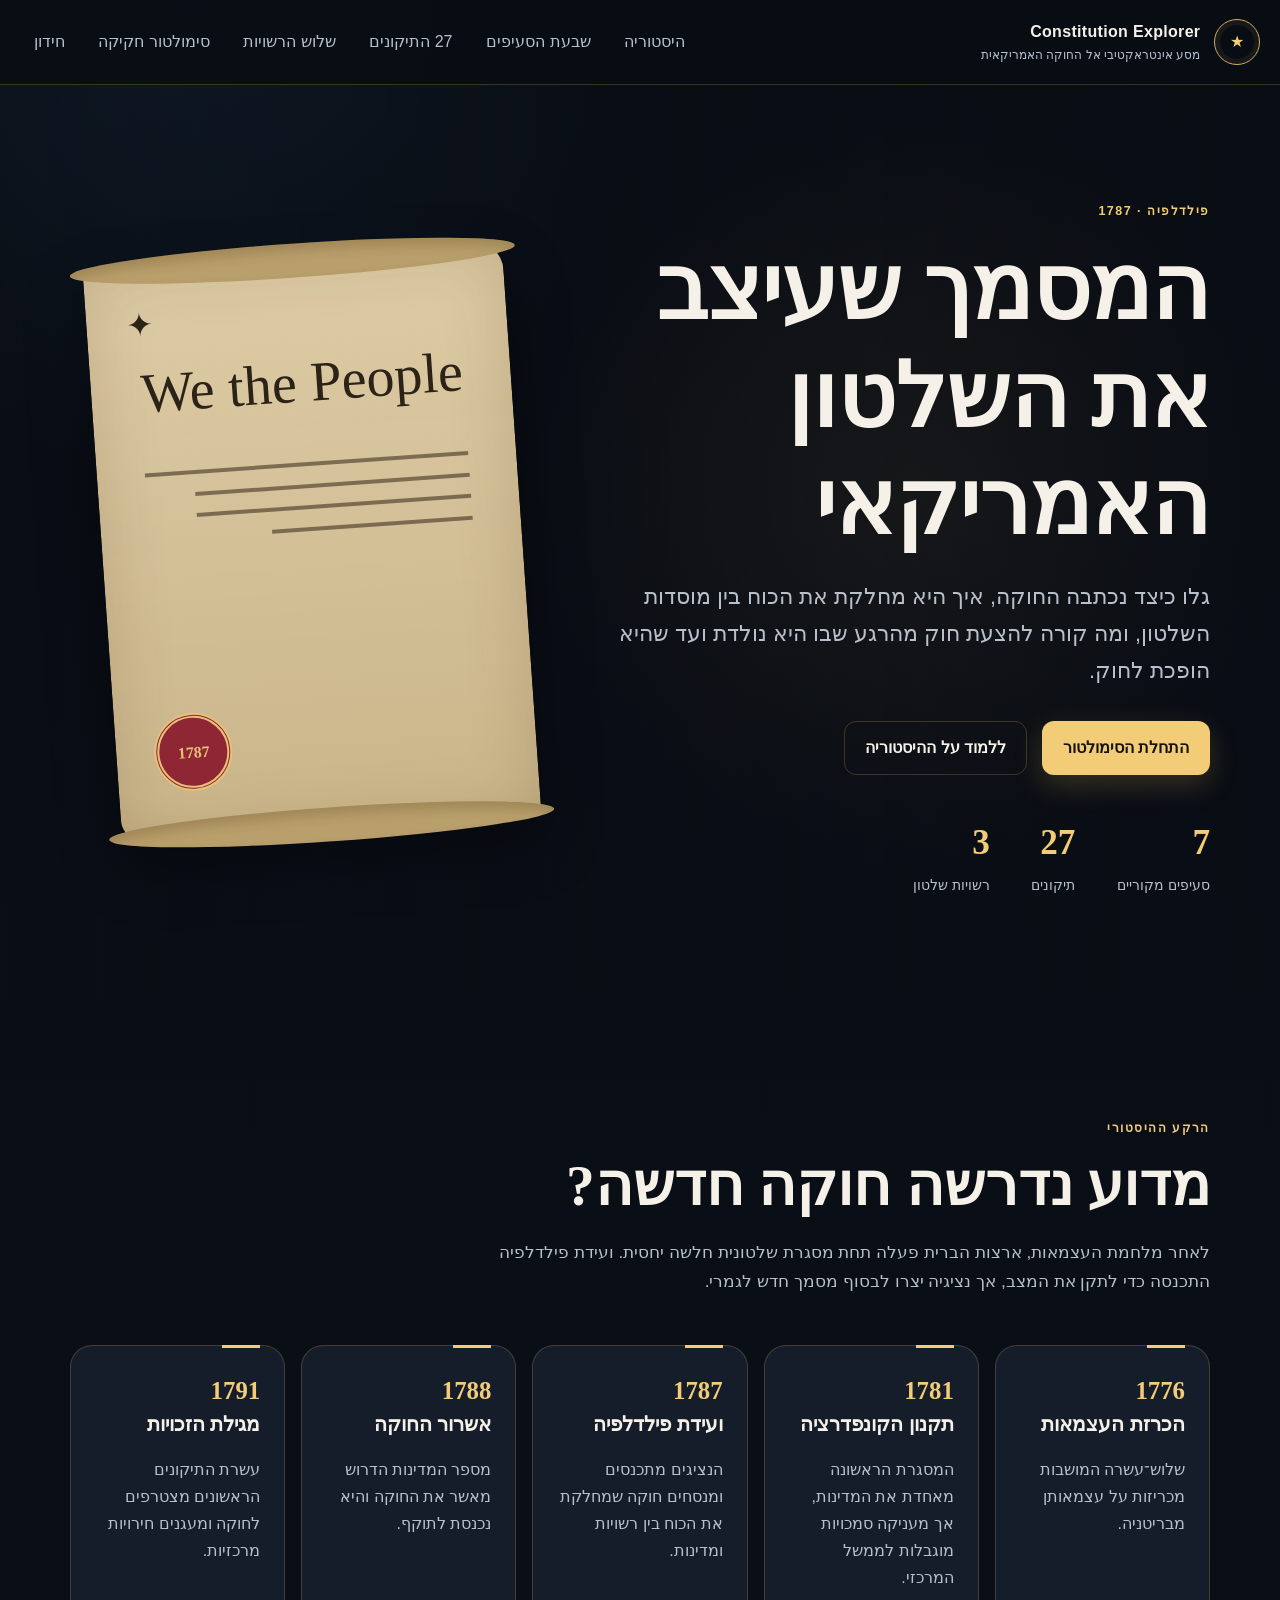
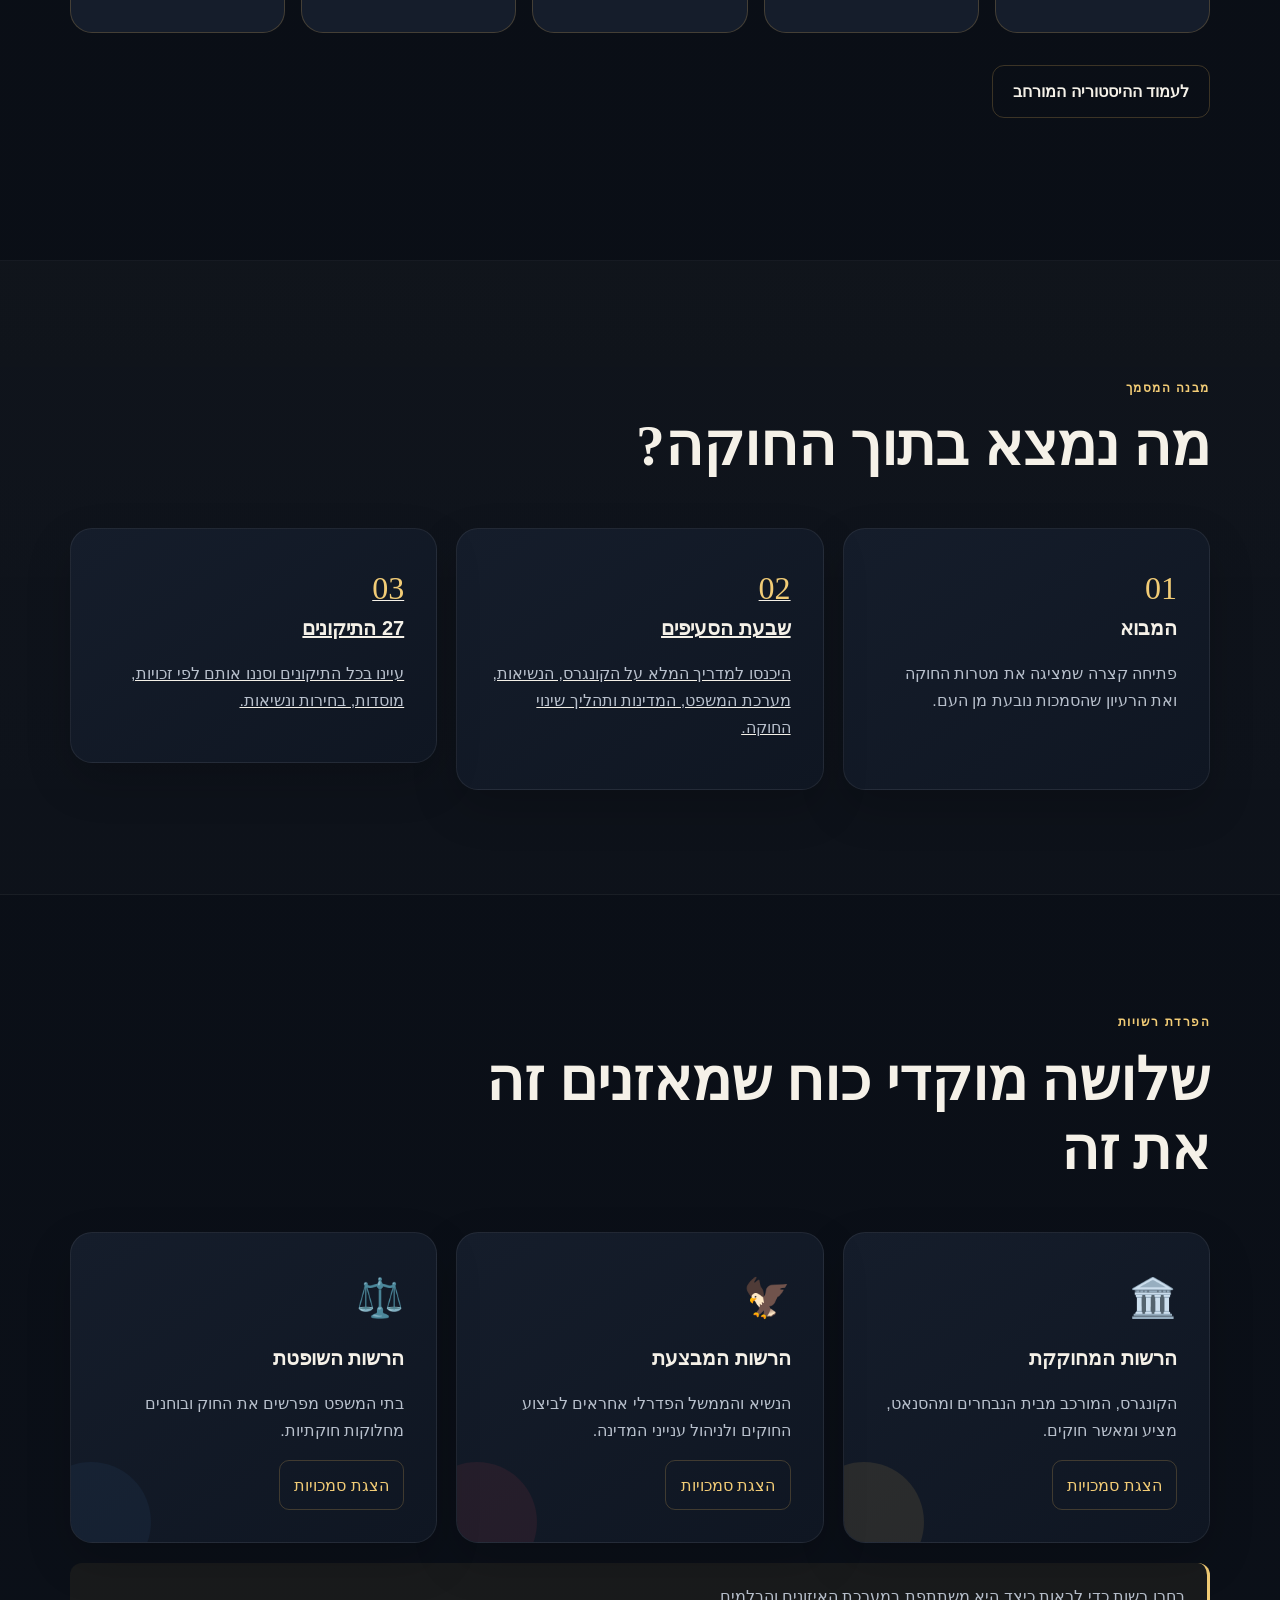
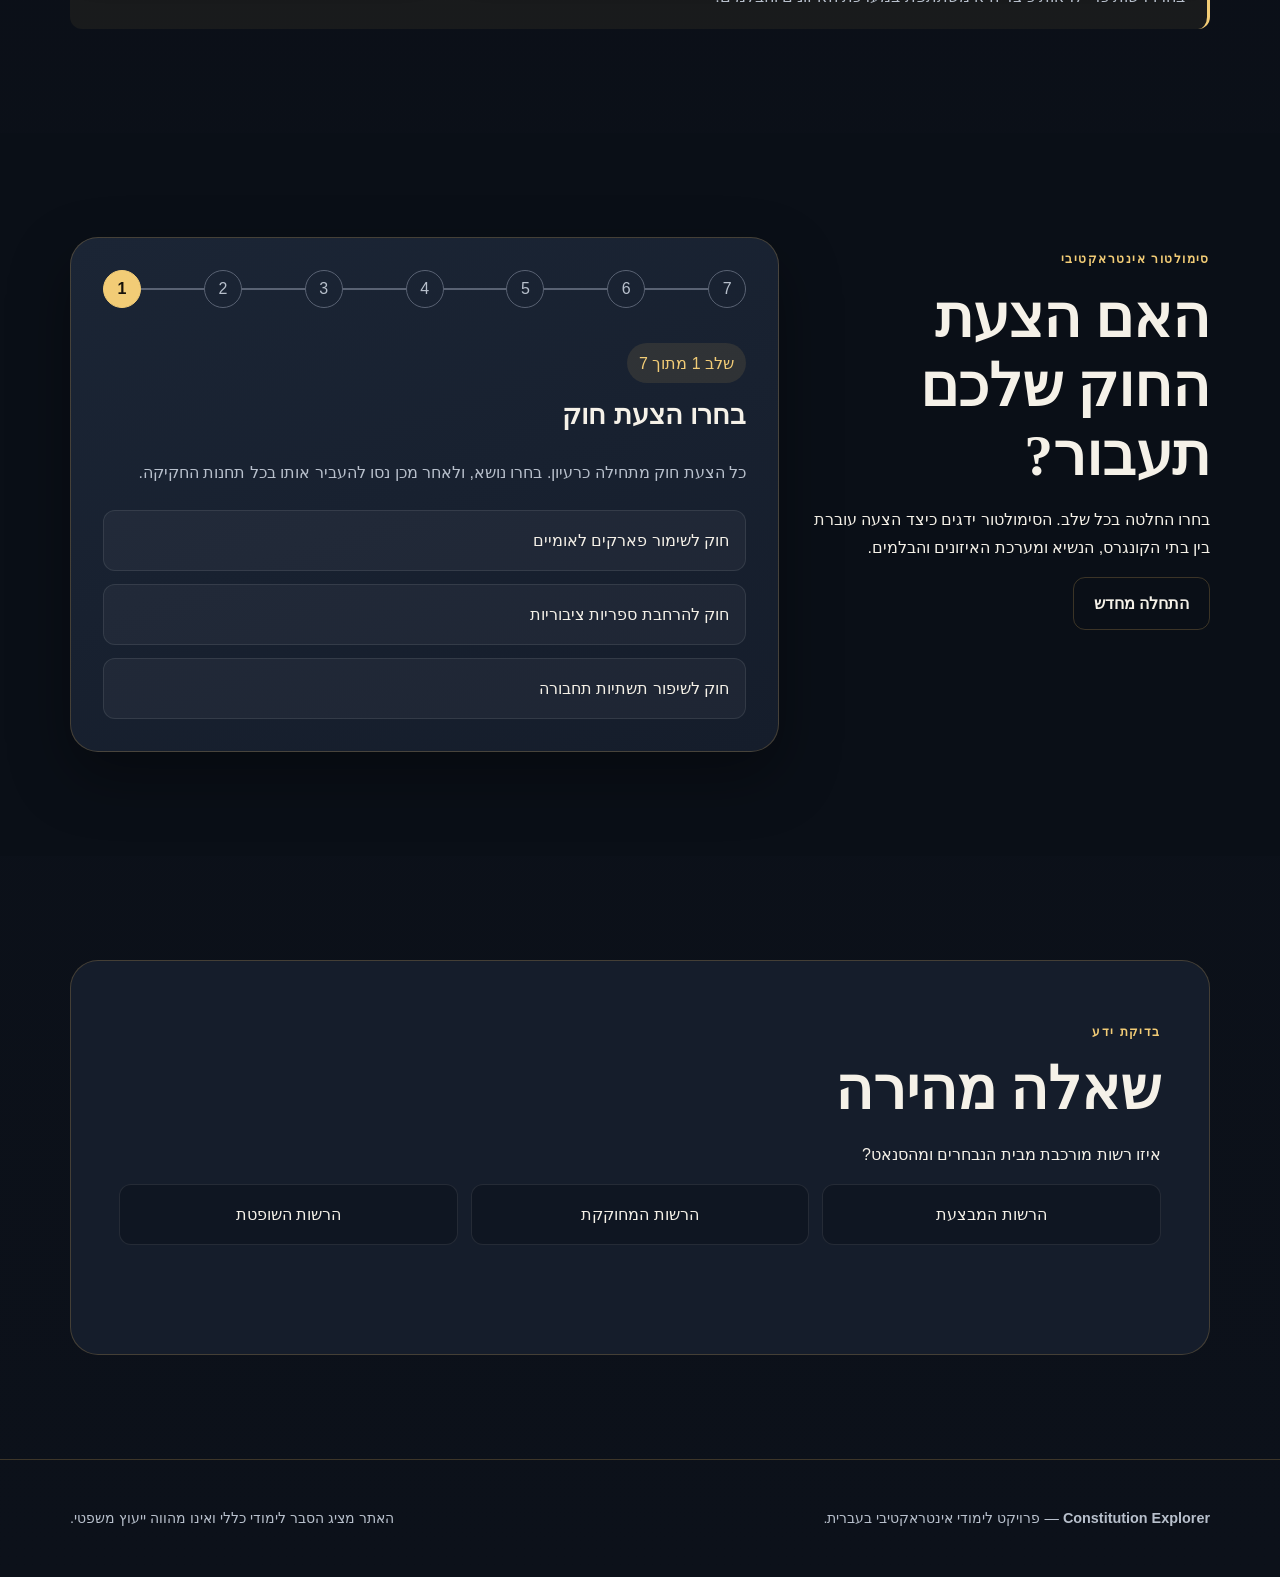
<file: index.html>
<!DOCTYPE html>
<html lang="he" dir="rtl">
<head>
  <meta charset="UTF-8">
  <meta name="viewport" content="width=device-width, initial-scale=1.0">
  <meta name="description" content="אתר לימודי אינטראקטיבי בעברית על החוקה האמריקאית, הרשויות והליך החקיקה.">
  <title>Constitution Explorer | חוקרים את החוקה האמריקאית</title>
  <link rel="stylesheet" href="css/main.css">
  <link rel="stylesheet" href="css/mobile-nav-fix.css">
  <link rel="stylesheet" href="css/content-pages.css">
</head>
<body>
  <a class="skip-link" href="#main-content">דלג לתוכן הראשי</a>
  <header class="site-header"><div class="nav-shell">
    <a class="brand" href="#home" aria-label="Constitution Explorer — עמוד הבית"><span class="brand-seal" aria-hidden="true">★</span><span><strong>Constitution Explorer</strong><small>מסע אינטראקטיבי אל החוקה האמריקאית</small></span></a>
    <button class="menu-toggle" type="button" aria-expanded="false" aria-controls="main-navigation" aria-label="פתיחת תפריט הניווט"><span></span><span></span><span></span></button>
    <nav id="main-navigation" class="main-nav" aria-label="ניווט ראשי"><a href="history.html">היסטוריה</a><a href="articles.html">שבעת הסעיפים</a><a href="amendments.html">27 התיקונים</a><a href="#branches">שלוש הרשויות</a><a href="#simulator">סימולטור חקיקה</a><a href="#quiz">חידון</a></nav>
  </div></header>

  <main id="main-content">
    <section id="home" class="hero section-pad"><div class="hero-glow" aria-hidden="true"></div><div class="container hero-grid">
      <div class="hero-copy"><p class="eyebrow">פילדלפיה · 1787</p><h1>המסמך שעיצב את השלטון האמריקאי</h1><p class="lead">גלו כיצד נכתבה החוקה, איך היא מחלקת את הכוח בין מוסדות השלטון, ומה קורה להצעת חוק מהרגע שבו היא נולדת ועד שהיא הופכת לחוק.</p><div class="hero-actions"><a class="button primary" href="#simulator">התחלת הסימולטור</a><a class="button secondary" href="history.html">ללמוד על ההיסטוריה</a></div><dl class="hero-facts" aria-label="עובדות מרכזיות"><div><dt>7</dt><dd>סעיפים מקוריים</dd></div><div><dt>27</dt><dd>תיקונים</dd></div><div><dt>3</dt><dd>רשויות שלטון</dd></div></dl></div>
      <div class="constitution-visual" role="img" aria-label="איור דקורטיבי של מגילת החוקה האמריקאית"><div class="parchment"><span class="quill" aria-hidden="true">✦</span><p class="script-title">We the People</p><div class="ink-line wide"></div><div class="ink-line"></div><div class="ink-line"></div><div class="ink-line short"></div><div class="seal">1787</div></div></div>
    </div></section>

    <section id="history" class="section-pad"><div class="container"><div class="section-heading"><p class="eyebrow">הרקע ההיסטורי</p><h2>מדוע נדרשה חוקה חדשה?</h2><p>לאחר מלחמת העצמאות, ארצות הברית פעלה תחת מסגרת שלטונית חלשה יחסית. ועידת פילדלפיה התכנסה כדי לתקן את המצב, אך נציגיה יצרו לבסוף מסמך חדש לגמרי.</p></div><div class="timeline" aria-label="ציר זמן היסטורי"><article><time>1776</time><h3>הכרזת העצמאות</h3><p>שלוש־עשרה המושבות מכריזות על עצמאותן מבריטניה.</p></article><article><time>1781</time><h3>תקנון הקונפדרציה</h3><p>המסגרת הראשונה מאחדת את המדינות, אך מעניקה סמכויות מוגבלות לממשל המרכזי.</p></article><article><time>1787</time><h3>ועידת פילדלפיה</h3><p>הנציגים מתכנסים ומנסחים חוקה שמחלקת את הכוח בין רשויות ומדינות.</p></article><article><time>1788</time><h3>אשרור החוקה</h3><p>מספר המדינות הדרוש מאשר את החוקה והיא נכנסת לתוקף.</p></article><article><time>1791</time><h3>מגילת הזכויות</h3><p>עשרת התיקונים הראשונים מצטרפים לחוקה ומעגנים חירויות מרכזיות.</p></article></div><div class="hero-actions"><a class="button secondary" href="history.html">לעמוד ההיסטוריה המורחב</a></div></div></section>

    <section id="structure" class="section-pad panel-section"><div class="container"><div class="section-heading"><p class="eyebrow">מבנה המסמך</p><h2>מה נמצא בתוך החוקה?</h2></div><div class="cards-grid structure-grid"><article class="info-card"><span>01</span><h3>המבוא</h3><p>פתיחה קצרה שמציגה את מטרות החוקה ואת הרעיון שהסמכות נובעת מן העם.</p></article><a class="home-card-link" href="articles.html"><article class="info-card"><span>02</span><h3>שבעת הסעיפים</h3><p>היכנסו למדריך המלא על הקונגרס, הנשיאות, מערכת המשפט, המדינות ותהליך שינוי החוקה.</p></article></a><a class="home-card-link" href="amendments.html"><article class="info-card"><span>03</span><h3>27 התיקונים</h3><p>עיינו בכל התיקונים וסננו אותם לפי זכויות, מוסדות, בחירות ונשיאות.</p></article></a></div></div></section>

    <section id="branches" class="section-pad"><div class="container"><div class="section-heading"><p class="eyebrow">הפרדת רשויות</p><h2>שלושה מוקדי כוח שמאזנים זה את זה</h2></div><div class="cards-grid branches-grid"><article class="branch-card congress"><div class="icon" aria-hidden="true">🏛️</div><h3>הרשות המחוקקת</h3><p>הקונגרס, המורכב מבית הנבחרים ומהסנאט, מציע ומאשר חוקים.</p><button class="detail-button" data-detail="congress">הצגת סמכויות</button></article><article class="branch-card executive"><div class="icon" aria-hidden="true">🦅</div><h3>הרשות המבצעת</h3><p>הנשיא והממשל הפדרלי אחראים לביצוע החוקים ולניהול ענייני המדינה.</p><button class="detail-button" data-detail="executive">הצגת סמכויות</button></article><article class="branch-card judiciary"><div class="icon" aria-hidden="true">⚖️</div><h3>הרשות השופטת</h3><p>בתי המשפט מפרשים את החוק ובוחנים מחלוקות חוקתיות.</p><button class="detail-button" data-detail="judiciary">הצגת סמכויות</button></article></div><div id="branch-detail" class="branch-detail" aria-live="polite">בחרו רשות כדי לראות כיצד היא משתתפת במערכת האיזונים והבלמים.</div></div></section>

    <section id="simulator" class="section-pad simulator-section"><div class="container simulator-layout"><div class="section-heading simulator-intro"><p class="eyebrow">סימולטור אינטראקטיבי</p><h2>האם הצעת החוק שלכם תעבור?</h2><p>בחרו החלטה בכל שלב. הסימולטור ידגים כיצד הצעה עוברת בין בתי הקונגרס, הנשיא ומערכת האיזונים והבלמים.</p><button id="restart-simulator" class="button secondary compact" type="button">התחלה מחדש</button></div><div class="simulator-card"><div class="progress-track" aria-label="התקדמות בסימולטור"><span class="progress-step active">1</span><span class="progress-line"></span><span class="progress-step">2</span><span class="progress-line"></span><span class="progress-step">3</span><span class="progress-line"></span><span class="progress-step">4</span></div><div id="simulation-content" class="simulation-content" aria-live="polite"></div></div></div></section>

    <section id="quiz" class="section-pad"><div class="container quiz-box"><div><p class="eyebrow">בדיקת ידע</p><h2>שאלה מהירה</h2><p id="quiz-question">איזו רשות מורכבת מבית הנבחרים ומהסנאט?</p></div><div class="quiz-options"><button data-answer="wrong">הרשות המבצעת</button><button data-answer="correct">הרשות המחוקקת</button><button data-answer="wrong">הרשות השופטת</button></div><p id="quiz-feedback" class="quiz-feedback" aria-live="polite"></p></div></section>
  </main>
  <footer class="site-footer"><div class="container footer-inner"><p><strong>Constitution Explorer</strong> — פרויקט לימודי אינטראקטיבי בעברית.</p><p>האתר מציג הסבר לימודי כללי ואינו מהווה ייעוץ משפטי.</p></div></footer>
  <script src="js/main.js"></script>
</body>
</html>
</file>
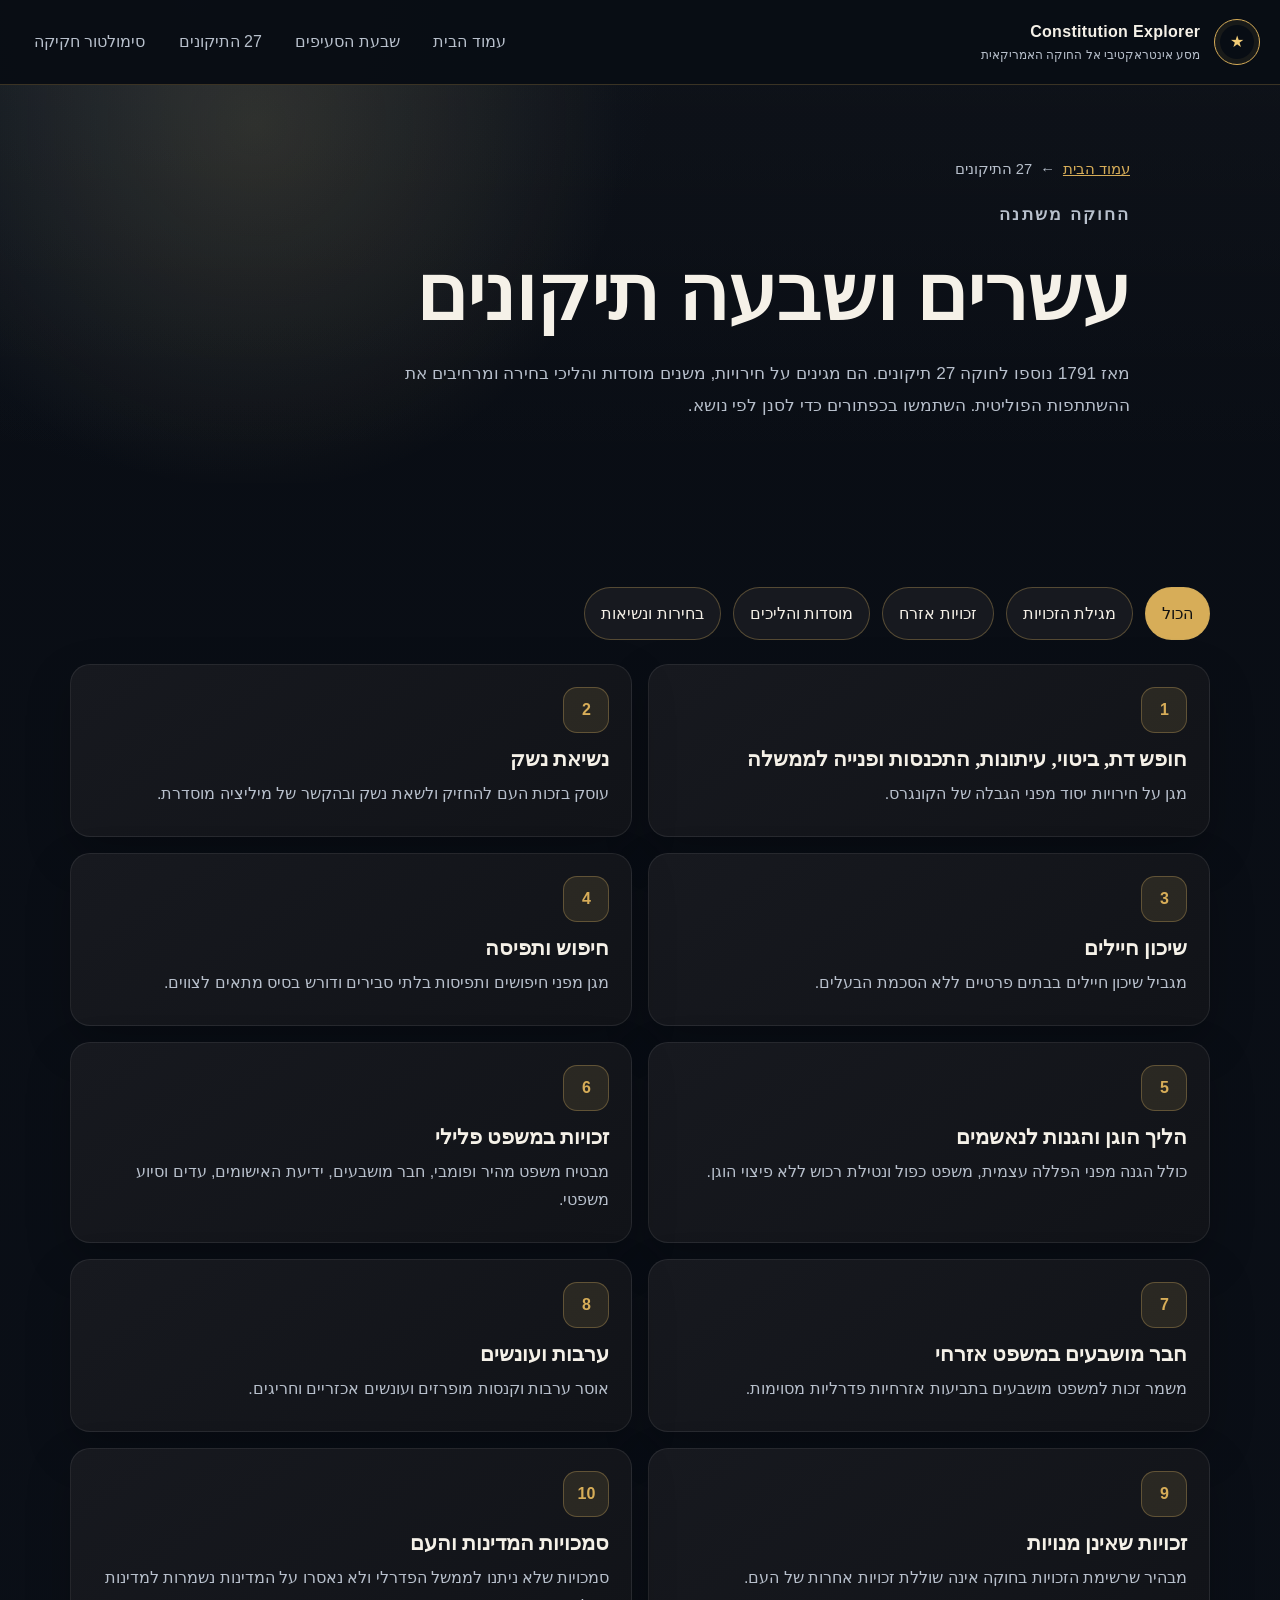
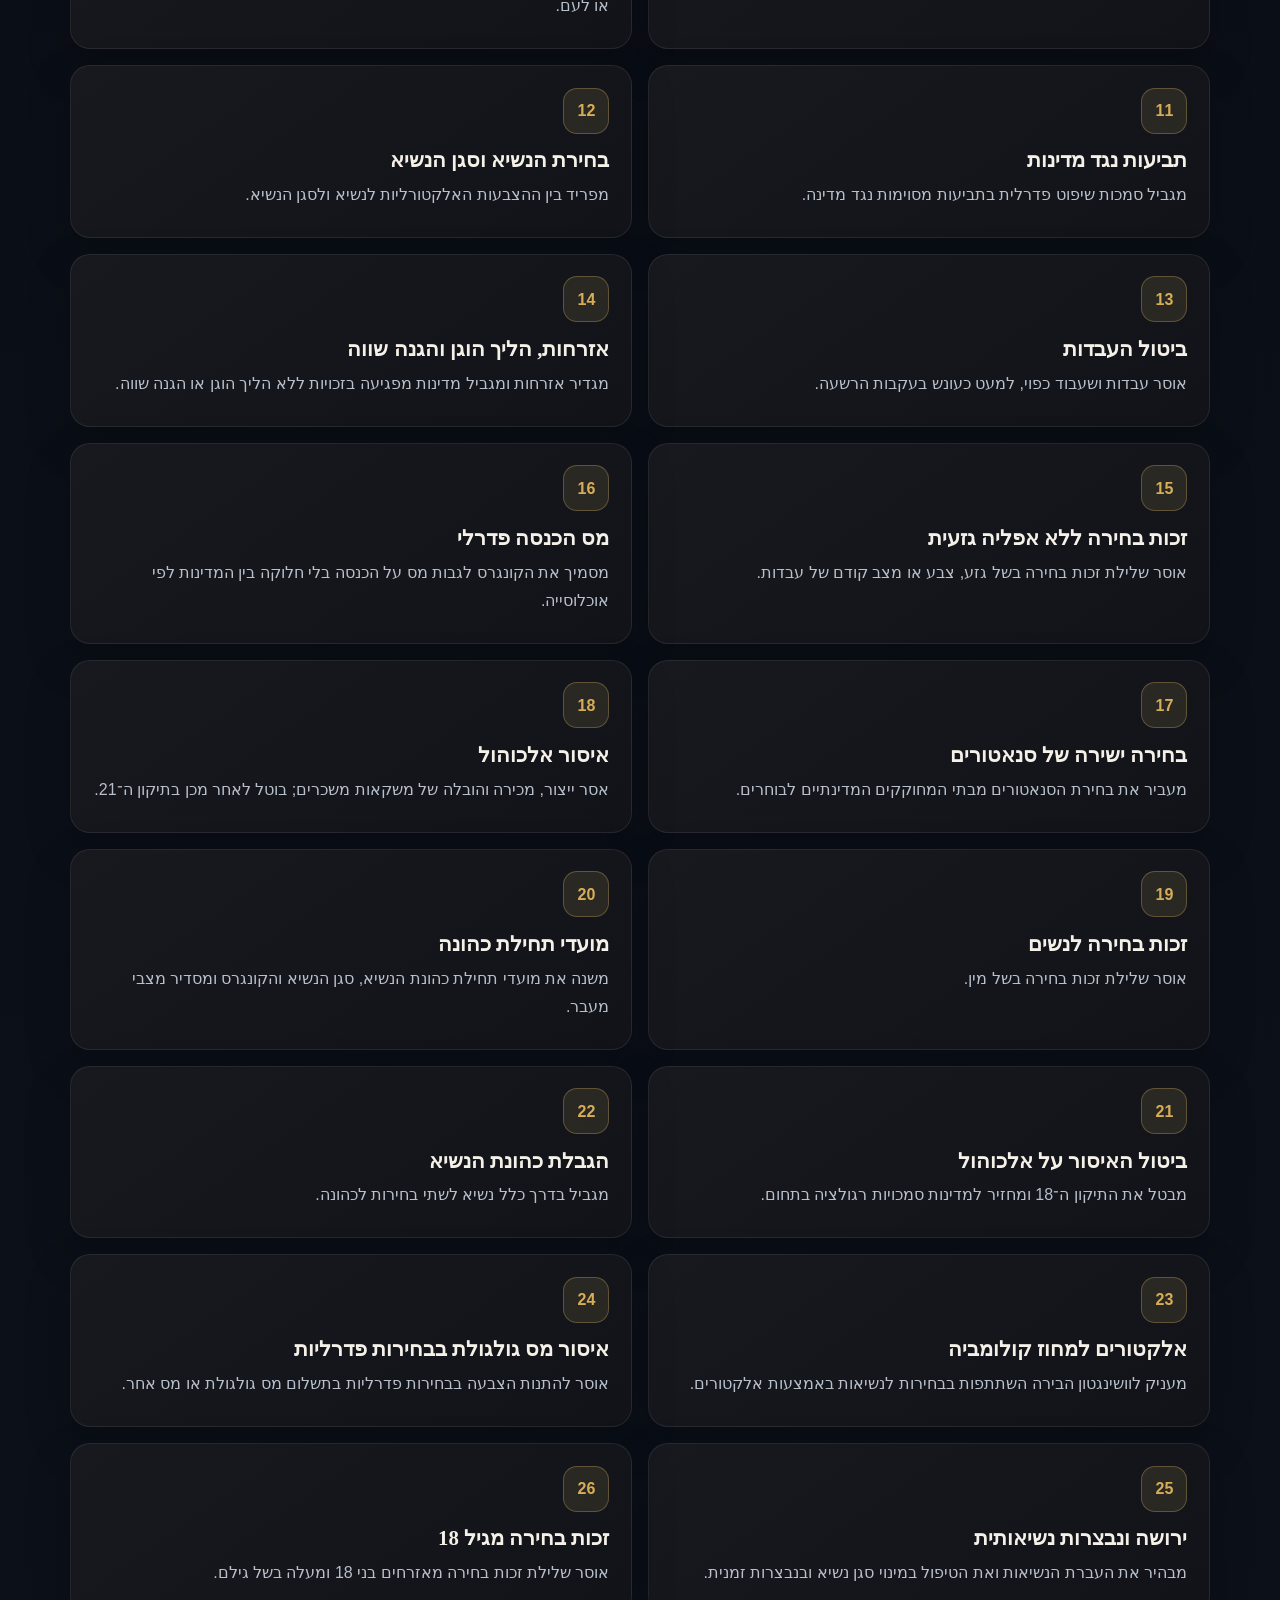
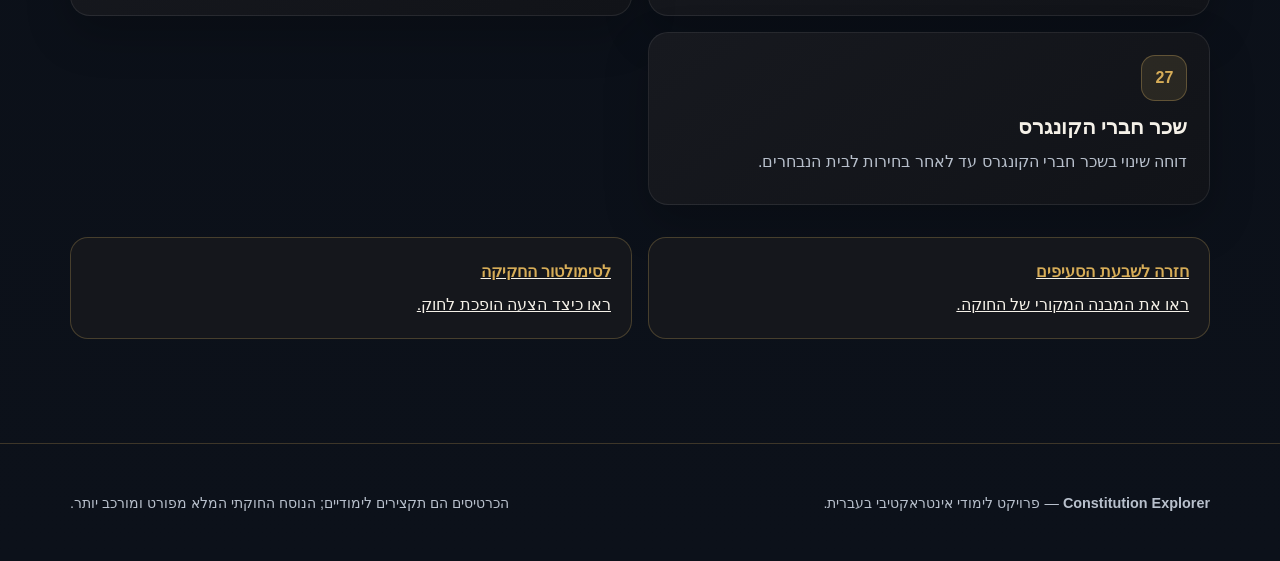
<file: amendments.html>
<!DOCTYPE html>
<html lang="he" dir="rtl">
<head>
<meta charset="UTF-8"><meta name="viewport" content="width=device-width,initial-scale=1.0"><meta name="description" content="מדריך בעברית לכל 27 התיקונים לחוקה האמריקאית.">
<title>27 התיקונים | Constitution Explorer</title>
<link rel="stylesheet" href="css/main.css"><link rel="stylesheet" href="css/mobile-nav-fix.css"><link rel="stylesheet" href="css/content-pages.css">
</head>
<body>
<a class="skip-link" href="#main-content">דלג לתוכן הראשי</a>
<header class="site-header"><div class="nav-shell"><a class="brand" href="index.html"><span class="brand-seal">★</span><span><strong>Constitution Explorer</strong><small>מסע אינטראקטיבי אל החוקה האמריקאית</small></span></a><button class="menu-toggle" type="button" aria-expanded="false" aria-controls="main-navigation" aria-label="פתיחת תפריט הניווט"><span></span><span></span><span></span></button><nav id="main-navigation" class="main-nav" aria-label="ניווט ראשי"><a href="index.html">עמוד הבית</a><a href="articles.html">שבעת הסעיפים</a><a href="amendments.html" aria-current="page">27 התיקונים</a><a href="index.html#simulator">סימולטור חקיקה</a></nav></div></header>
<main id="main-content">
<section class="page-hero"><div class="container"><div class="breadcrumb"><a href="index.html">עמוד הבית</a><span>←</span><span>27 התיקונים</span></div><p class="eyebrow">החוקה משתנה</p><h1>עשרים ושבעה תיקונים</h1><p>מאז 1791 נוספו לחוקה 27 תיקונים. הם מגינים על חירויות, משנים מוסדות והליכי בחירה ומרחיבים את ההשתתפות הפוליטית. השתמשו בכפתורים כדי לסנן לפי נושא.</p></div></section>
<section class="section-pad"><div class="container">
<div class="content-toolbar" role="group" aria-label="סינון תיקונים"><button class="filter-button active" data-filter="all" aria-pressed="true">הכול</button><button class="filter-button" data-filter="rights" aria-pressed="false">מגילת הזכויות</button><button class="filter-button" data-filter="civil" aria-pressed="false">זכויות אזרח</button><button class="filter-button" data-filter="institutions" aria-pressed="false">מוסדות והליכים</button><button class="filter-button" data-filter="elections" aria-pressed="false">בחירות ונשיאות</button></div>
<div class="amendments-grid">
<article class="amendment-card" data-category="rights"><span class="amendment-number">1</span><h2>חופש דת, ביטוי, עיתונות, התכנסות ופנייה לממשלה</h2><p>מגן על חירויות יסוד מפני הגבלה של הקונגרס.</p></article>
<article class="amendment-card" data-category="rights"><span class="amendment-number">2</span><h2>נשיאת נשק</h2><p>עוסק בזכות העם להחזיק ולשאת נשק ובהקשר של מיליציה מוסדרת.</p></article>
<article class="amendment-card" data-category="rights"><span class="amendment-number">3</span><h2>שיכון חיילים</h2><p>מגביל שיכון חיילים בבתים פרטיים ללא הסכמת הבעלים.</p></article>
<article class="amendment-card" data-category="rights"><span class="amendment-number">4</span><h2>חיפוש ותפיסה</h2><p>מגן מפני חיפושים ותפיסות בלתי סבירים ודורש בסיס מתאים לצווים.</p></article>
<article class="amendment-card" data-category="rights"><span class="amendment-number">5</span><h2>הליך הוגן והגנות לנאשמים</h2><p>כולל הגנה מפני הפללה עצמית, משפט כפול ונטילת רכוש ללא פיצוי הוגן.</p></article>
<article class="amendment-card" data-category="rights"><span class="amendment-number">6</span><h2>זכויות במשפט פלילי</h2><p>מבטיח משפט מהיר ופומבי, חבר מושבעים, ידיעת האישומים, עדים וסיוע משפטי.</p></article>
<article class="amendment-card" data-category="rights"><span class="amendment-number">7</span><h2>חבר מושבעים במשפט אזרחי</h2><p>משמר זכות למשפט מושבעים בתביעות אזרחיות פדרליות מסוימות.</p></article>
<article class="amendment-card" data-category="rights"><span class="amendment-number">8</span><h2>ערבות ועונשים</h2><p>אוסר ערבות וקנסות מופרזים ועונשים אכזריים וחריגים.</p></article>
<article class="amendment-card" data-category="rights"><span class="amendment-number">9</span><h2>זכויות שאינן מנויות</h2><p>מבהיר שרשימת הזכויות בחוקה אינה שוללת זכויות אחרות של העם.</p></article>
<article class="amendment-card" data-category="rights"><span class="amendment-number">10</span><h2>סמכויות המדינות והעם</h2><p>סמכויות שלא ניתנו לממשל הפדרלי ולא נאסרו על המדינות נשמרות למדינות או לעם.</p></article>
<article class="amendment-card" data-category="institutions"><span class="amendment-number">11</span><h2>תביעות נגד מדינות</h2><p>מגביל סמכות שיפוט פדרלית בתביעות מסוימות נגד מדינה.</p></article>
<article class="amendment-card" data-category="elections"><span class="amendment-number">12</span><h2>בחירת הנשיא וסגן הנשיא</h2><p>מפריד בין ההצבעות האלקטורליות לנשיא ולסגן הנשיא.</p></article>
<article class="amendment-card" data-category="civil"><span class="amendment-number">13</span><h2>ביטול העבדות</h2><p>אוסר עבדות ושעבוד כפוי, למעט כעונש בעקבות הרשעה.</p></article>
<article class="amendment-card" data-category="civil"><span class="amendment-number">14</span><h2>אזרחות, הליך הוגן והגנה שווה</h2><p>מגדיר אזרחות ומגביל מדינות מפגיעה בזכויות ללא הליך הוגן או הגנה שווה.</p></article>
<article class="amendment-card" data-category="civil"><span class="amendment-number">15</span><h2>זכות בחירה ללא אפליה גזעית</h2><p>אוסר שלילת זכות בחירה בשל גזע, צבע או מצב קודם של עבדות.</p></article>
<article class="amendment-card" data-category="institutions"><span class="amendment-number">16</span><h2>מס הכנסה פדרלי</h2><p>מסמיך את הקונגרס לגבות מס על הכנסה בלי חלוקה בין המדינות לפי אוכלוסייה.</p></article>
<article class="amendment-card" data-category="elections"><span class="amendment-number">17</span><h2>בחירה ישירה של סנאטורים</h2><p>מעביר את בחירת הסנאטורים מבתי המחוקקים המדינתיים לבוחרים.</p></article>
<article class="amendment-card" data-category="institutions"><span class="amendment-number">18</span><h2>איסור אלכוהול</h2><p>אסר ייצור, מכירה והובלה של משקאות משכרים; בוטל לאחר מכן בתיקון ה־21.</p></article>
<article class="amendment-card" data-category="civil"><span class="amendment-number">19</span><h2>זכות בחירה לנשים</h2><p>אוסר שלילת זכות בחירה בשל מין.</p></article>
<article class="amendment-card" data-category="elections"><span class="amendment-number">20</span><h2>מועדי תחילת כהונה</h2><p>משנה את מועדי תחילת כהונת הנשיא, סגן הנשיא והקונגרס ומסדיר מצבי מעבר.</p></article>
<article class="amendment-card" data-category="institutions"><span class="amendment-number">21</span><h2>ביטול האיסור על אלכוהול</h2><p>מבטל את התיקון ה־18 ומחזיר למדינות סמכויות רגולציה בתחום.</p></article>
<article class="amendment-card" data-category="elections"><span class="amendment-number">22</span><h2>הגבלת כהונת הנשיא</h2><p>מגביל בדרך כלל נשיא לשתי בחירות לכהונה.</p></article>
<article class="amendment-card" data-category="elections"><span class="amendment-number">23</span><h2>אלקטורים למחוז קולומביה</h2><p>מעניק לוושינגטון הבירה השתתפות בבחירות לנשיאות באמצעות אלקטורים.</p></article>
<article class="amendment-card" data-category="civil"><span class="amendment-number">24</span><h2>איסור מס גולגולת בבחירות פדרליות</h2><p>אוסר להתנות הצבעה בבחירות פדרליות בתשלום מס גולגולת או מס אחר.</p></article>
<article class="amendment-card" data-category="elections"><span class="amendment-number">25</span><h2>ירושה ונבצרות נשיאותית</h2><p>מבהיר את העברת הנשיאות ואת הטיפול במינוי סגן נשיא ובנבצרות זמנית.</p></article>
<article class="amendment-card" data-category="civil"><span class="amendment-number">26</span><h2>זכות בחירה מגיל 18</h2><p>אוסר שלילת זכות בחירה מאזרחים בני 18 ומעלה בשל גילם.</p></article>
<article class="amendment-card" data-category="institutions"><span class="amendment-number">27</span><h2>שכר חברי הקונגרס</h2><p>דוחה שינוי בשכר חברי הקונגרס עד לאחר בחירות לבית הנבחרים.</p></article>
</div><p id="empty-state" class="empty-state">לא נמצאו תיקונים בקטגוריה שנבחרה.</p>
<div class="page-links"><a class="page-link" href="articles.html"><strong>חזרה לשבעת הסעיפים</strong><span>ראו את המבנה המקורי של החוקה.</span></a><a class="page-link" href="index.html#simulator"><strong>לסימולטור החקיקה</strong><span>ראו כיצד הצעה הופכת לחוק.</span></a></div>
</div></section></main>
<footer class="site-footer"><div class="container footer-inner"><p><strong>Constitution Explorer</strong> — פרויקט לימודי אינטראקטיבי בעברית.</p><p>הכרטיסים הם תקצירים לימודיים; הנוסח החוקתי המלא מפורט ומורכב יותר.</p></div></footer>
<script src="js/main.js"></script><script src="js/amendments.js"></script>
</body></html>
</file>
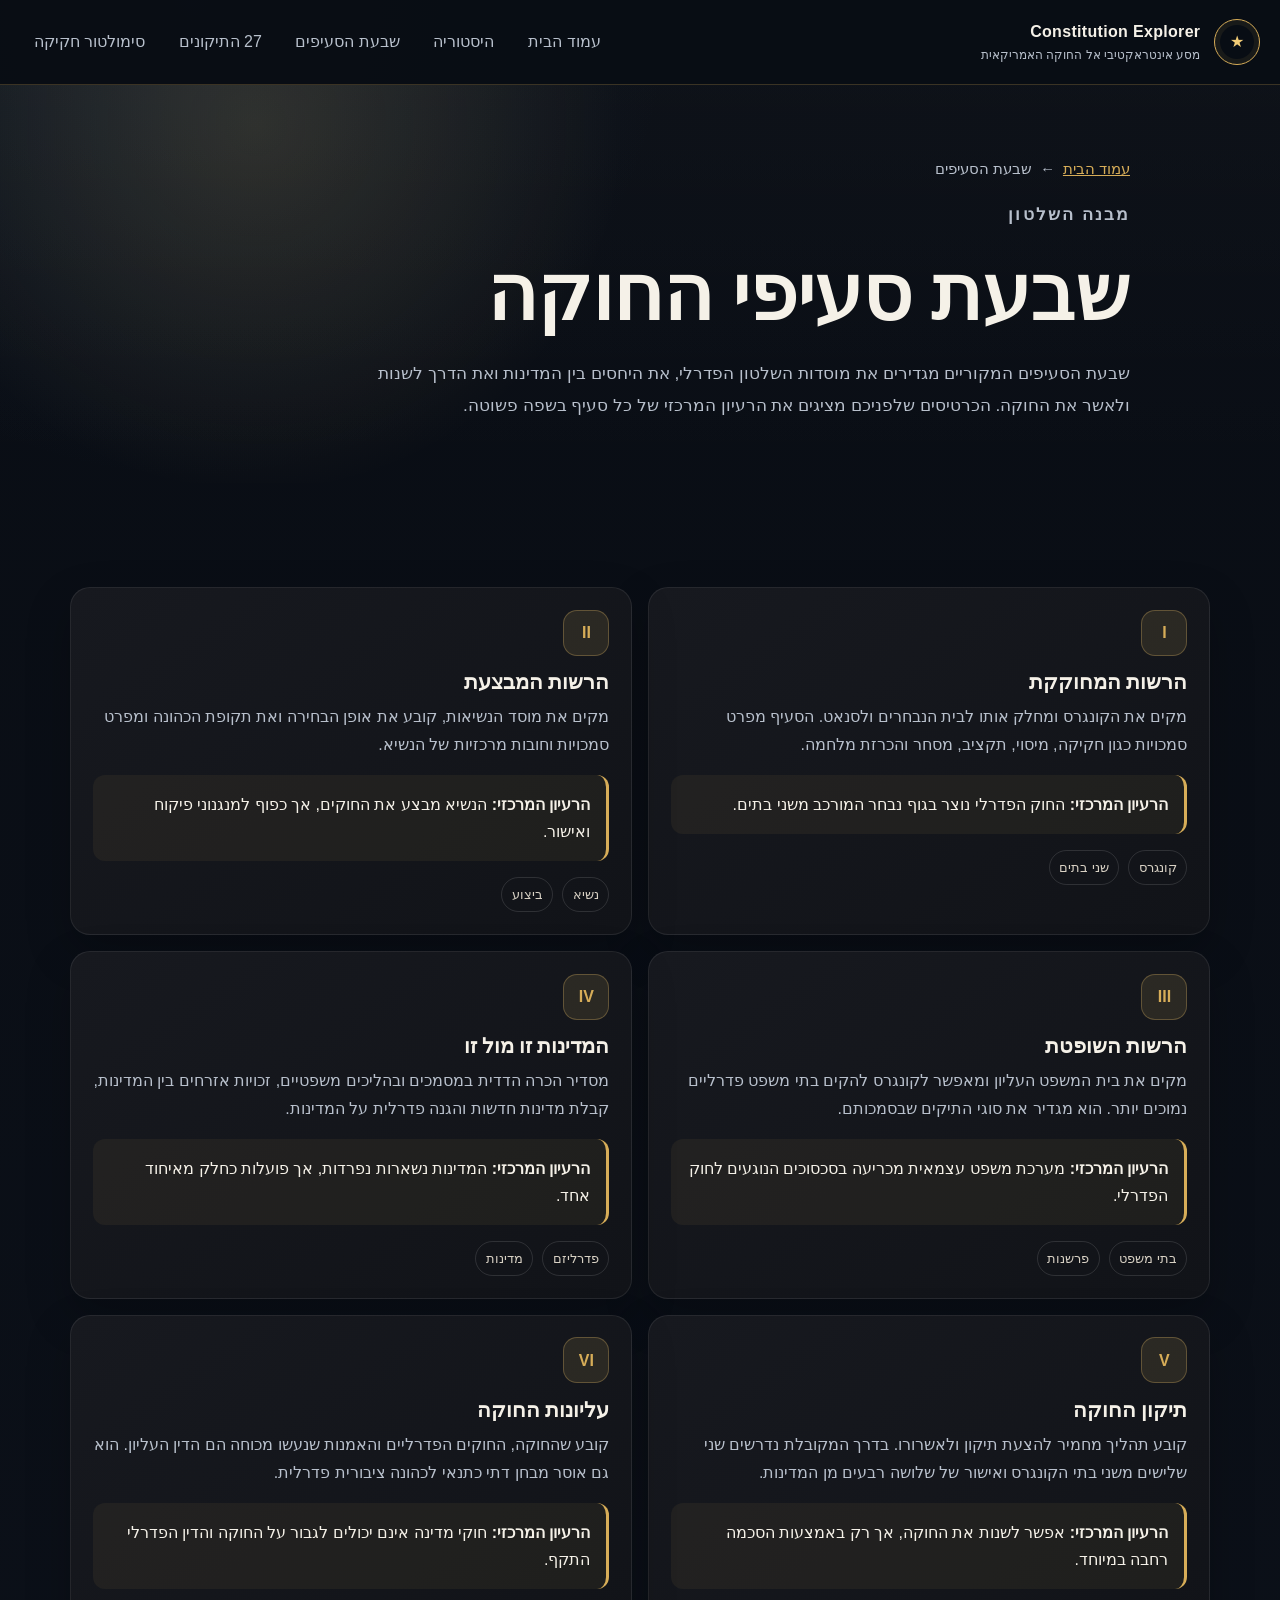
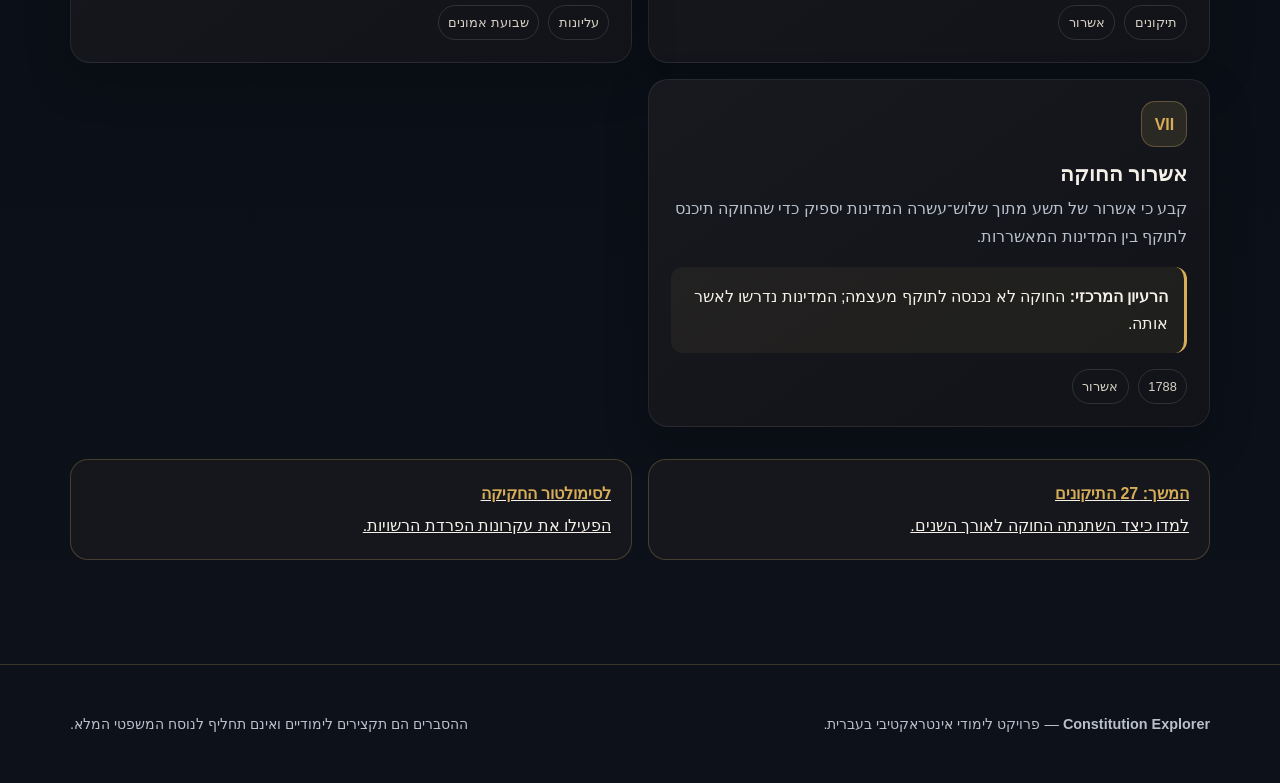
<file: articles.html>
<!DOCTYPE html>
<html lang="he" dir="rtl">
<head>
  <meta charset="UTF-8">
  <meta name="viewport" content="width=device-width, initial-scale=1.0">
  <meta name="description" content="מדריך בעברית לשבעת סעיפי החוקה האמריקאית.">
  <title>שבעת סעיפי החוקה | Constitution Explorer</title>
  <link rel="stylesheet" href="css/main.css">
  <link rel="stylesheet" href="css/mobile-nav-fix.css">
  <link rel="stylesheet" href="css/content-pages.css">
</head>
<body>
<a class="skip-link" href="#main-content">דלג לתוכן הראשי</a>
<header class="site-header"><div class="nav-shell">
<a class="brand" href="index.html"><span class="brand-seal">★</span><span><strong>Constitution Explorer</strong><small>מסע אינטראקטיבי אל החוקה האמריקאית</small></span></a>
<button class="menu-toggle" type="button" aria-expanded="false" aria-controls="main-navigation" aria-label="פתיחת תפריט הניווט"><span></span><span></span><span></span></button>
<nav id="main-navigation" class="main-nav" aria-label="ניווט ראשי"><a href="index.html">עמוד הבית</a><a href="history.html">היסטוריה</a><a href="articles.html" aria-current="page">שבעת הסעיפים</a><a href="amendments.html">27 התיקונים</a><a href="index.html#simulator">סימולטור חקיקה</a></nav>
</div></header>
<main id="main-content">
<section class="page-hero"><div class="container"><div class="breadcrumb"><a href="index.html">עמוד הבית</a><span>←</span><span>שבעת הסעיפים</span></div><p class="eyebrow">מבנה השלטון</p><h1>שבעת סעיפי החוקה</h1><p>שבעת הסעיפים המקוריים מגדירים את מוסדות השלטון הפדרלי, את היחסים בין המדינות ואת הדרך לשנות ולאשר את החוקה. הכרטיסים שלפניכם מציגים את הרעיון המרכזי של כל סעיף בשפה פשוטה.</p></div></section>
<section class="section-pad"><div class="container"><div class="article-grid">
<article class="article-card"><span class="article-number">I</span><h2>הרשות המחוקקת</h2><p>מקים את הקונגרס ומחלק אותו לבית הנבחרים ולסנאט. הסעיף מפרט סמכויות כגון חקיקה, מיסוי, תקציב, מסחר והכרזת מלחמה.</p><div class="learning-note"><strong>הרעיון המרכזי:</strong> החוק הפדרלי נוצר בגוף נבחר המורכב משני בתים.</div><div class="card-meta"><span class="tag">קונגרס</span><span class="tag">שני בתים</span></div></article>
<article class="article-card"><span class="article-number">II</span><h2>הרשות המבצעת</h2><p>מקים את מוסד הנשיאות, קובע את אופן הבחירה ואת תקופת הכהונה ומפרט סמכויות וחובות מרכזיות של הנשיא.</p><div class="learning-note"><strong>הרעיון המרכזי:</strong> הנשיא מבצע את החוקים, אך כפוף למנגנוני פיקוח ואישור.</div><div class="card-meta"><span class="tag">נשיא</span><span class="tag">ביצוע</span></div></article>
<article class="article-card"><span class="article-number">III</span><h2>הרשות השופטת</h2><p>מקים את בית המשפט העליון ומאפשר לקונגרס להקים בתי משפט פדרליים נמוכים יותר. הוא מגדיר את סוגי התיקים שבסמכותם.</p><div class="learning-note"><strong>הרעיון המרכזי:</strong> מערכת משפט עצמאית מכריעה בסכסוכים הנוגעים לחוק הפדרלי.</div><div class="card-meta"><span class="tag">בתי משפט</span><span class="tag">פרשנות</span></div></article>
<article class="article-card"><span class="article-number">IV</span><h2>המדינות זו מול זו</h2><p>מסדיר הכרה הדדית במסמכים ובהליכים משפטיים, זכויות אזרחים בין המדינות, קבלת מדינות חדשות והגנה פדרלית על המדינות.</p><div class="learning-note"><strong>הרעיון המרכזי:</strong> המדינות נשארות נפרדות, אך פועלות כחלק מאיחוד אחד.</div><div class="card-meta"><span class="tag">פדרליזם</span><span class="tag">מדינות</span></div></article>
<article class="article-card"><span class="article-number">V</span><h2>תיקון החוקה</h2><p>קובע תהליך מחמיר להצעת תיקון ולאשרורו. בדרך המקובלת נדרשים שני שלישים משני בתי הקונגרס ואישור של שלושה רבעים מן המדינות.</p><div class="learning-note"><strong>הרעיון המרכזי:</strong> אפשר לשנות את החוקה, אך רק באמצעות הסכמה רחבה במיוחד.</div><div class="card-meta"><span class="tag">תיקונים</span><span class="tag">אשרור</span></div></article>
<article class="article-card"><span class="article-number">VI</span><h2>עליונות החוקה</h2><p>קובע שהחוקה, החוקים הפדרליים והאמנות שנעשו מכוחה הם הדין העליון. הוא גם אוסר מבחן דתי כתנאי לכהונה ציבורית פדרלית.</p><div class="learning-note"><strong>הרעיון המרכזי:</strong> חוקי מדינה אינם יכולים לגבור על החוקה והדין הפדרלי התקף.</div><div class="card-meta"><span class="tag">עליונות</span><span class="tag">שבועת אמונים</span></div></article>
<article class="article-card"><span class="article-number">VII</span><h2>אשרור החוקה</h2><p>קבע כי אשרור של תשע מתוך שלוש־עשרה המדינות יספיק כדי שהחוקה תיכנס לתוקף בין המדינות המאשררות.</p><div class="learning-note"><strong>הרעיון המרכזי:</strong> החוקה לא נכנסה לתוקף מעצמה; המדינות נדרשו לאשר אותה.</div><div class="card-meta"><span class="tag">1788</span><span class="tag">אשרור</span></div></article>
</div><div class="page-links"><a class="page-link" href="amendments.html"><strong>המשך: 27 התיקונים</strong><span>למדו כיצד השתנתה החוקה לאורך השנים.</span></a><a class="page-link" href="index.html#simulator"><strong>לסימולטור החקיקה</strong><span>הפעילו את עקרונות הפרדת הרשויות.</span></a></div></div></section>
</main>
<footer class="site-footer"><div class="container footer-inner"><p><strong>Constitution Explorer</strong> — פרויקט לימודי אינטראקטיבי בעברית.</p><p>ההסברים הם תקצירים לימודיים ואינם תחליף לנוסח המשפטי המלא.</p></div></footer>
<script src="js/main.js"></script>
</body></html>
</file>
<file: css/main.css>
:root {
  --bg: #090d14;
  --bg-soft: #0f1622;
  --panel: #151d2b;
  --panel-2: #1b2535;
  --text: #f5f1e8;
  --muted: #b8c0cc;
  --gold: #d7ad58;
  --gold-bright: #f2cc76;
  --red: #a83f4c;
  --blue: #315d89;
  --border: rgba(215, 173, 88, 0.24);
  --shadow: 0 24px 60px rgba(0, 0, 0, 0.34);
  --radius: 22px;
}

* { box-sizing: border-box; }
html { scroll-behavior: smooth; }
body {
  margin: 0;
  background:
    radial-gradient(circle at 15% 0%, rgba(49, 93, 137, 0.16), transparent 30rem),
    linear-gradient(180deg, #090d14 0%, #0c111a 100%);
  color: var(--text);
  font-family: Arial, "Noto Sans Hebrew", sans-serif;
  line-height: 1.7;
}
button, a { font: inherit; }
a { color: inherit; }
button { cursor: pointer; }

.skip-link {
  position: absolute;
  right: 1rem;
  top: -5rem;
  z-index: 100;
  padding: .75rem 1rem;
  background: var(--gold-bright);
  color: #111;
  border-radius: 10px;
}
.skip-link:focus { top: 1rem; }

.container { width: min(1140px, calc(100% - 2rem)); margin-inline: auto; }
.section-pad { padding: 6.5rem 0; }

.site-header {
  position: static;
  z-index: 10;
  border-bottom: 1px solid var(--border);
  background: rgba(9, 13, 20, 0.96);
}
.nav-shell {
  width: min(1240px, calc(100% - 2rem));
  margin-inline: auto;
  min-height: 84px;
  display: flex;
  align-items: center;
  justify-content: space-between;
  gap: 2rem;
}
.brand {
  display: flex;
  align-items: center;
  gap: .85rem;
  text-decoration: none;
}
.brand-seal {
  width: 46px;
  height: 46px;
  display: grid;
  place-items: center;
  border: 1px solid var(--gold);
  border-radius: 50%;
  color: var(--gold-bright);
  box-shadow: inset 0 0 0 5px rgba(215,173,88,.08);
}
.brand strong { display: block; letter-spacing: .02em; }
.brand small { display: block; color: var(--muted); font-size: .75rem; }
.main-nav { display: flex; gap: .4rem; align-items: center; }
.main-nav a {
  text-decoration: none;
  color: var(--muted);
  padding: .65rem .85rem;
  border-radius: 10px;
  transition: .2s ease;
}
.main-nav a:hover, .main-nav a:focus-visible { color: var(--text); background: rgba(255,255,255,.05); }

.menu-toggle {
  display: none;
  width: 48px;
  height: 48px;
  border-radius: 12px;
  border: 1px solid var(--border);
  background: var(--panel);
  padding: 11px;
}
.menu-toggle span {
  display: block;
  height: 2px;
  margin: 5px 0;
  background: var(--text);
  transition: .25s ease;
}
.menu-toggle.open span:nth-child(1) { transform: translateY(7px) rotate(45deg); }
.menu-toggle.open span:nth-child(2) { opacity: 0; }
.menu-toggle.open span:nth-child(3) { transform: translateY(-7px) rotate(-45deg); }

.hero { position: relative; overflow: hidden; min-height: 720px; display: grid; align-items: center; }
.hero-glow {
  position: absolute;
  inset: 0;
  background:
    linear-gradient(90deg, rgba(9,13,20,.1), rgba(9,13,20,.68)),
    radial-gradient(circle at 72% 44%, rgba(215,173,88,.13), transparent 24rem);
  pointer-events: none;
}
.hero-grid { position: relative; display: grid; grid-template-columns: 1.1fr .9fr; gap: 4rem; align-items: center; }
.eyebrow { color: var(--gold-bright); font-weight: 700; letter-spacing: .12em; text-transform: uppercase; font-size: .78rem; }
h1, h2, h3 { line-height: 1.2; margin-top: 0; }
h1 { font-family: Georgia, serif; font-size: clamp(3rem, 7vw, 6.6rem); margin-bottom: 1.35rem; max-width: 900px; }
h2 { font-family: Georgia, serif; font-size: clamp(2.2rem, 4.5vw, 4rem); margin-bottom: 1rem; }
h3 { font-size: 1.25rem; }
.lead { font-size: clamp(1.08rem, 2vw, 1.35rem); color: var(--muted); max-width: 720px; }
.hero-actions { display: flex; flex-wrap: wrap; gap: .9rem; margin: 2rem 0 2.4rem; }
.button {
  display: inline-flex;
  align-items: center;
  justify-content: center;
  min-height: 50px;
  padding: .75rem 1.25rem;
  border-radius: 12px;
  border: 1px solid transparent;
  text-decoration: none;
  font-weight: 700;
}
.button.primary { background: var(--gold-bright); color: #17120a; box-shadow: 0 10px 28px rgba(215,173,88,.22); }
.button.secondary { background: transparent; border-color: var(--border); color: var(--text); }
.button.compact { min-height: 44px; }
.hero-facts { display: flex; gap: 2.6rem; margin: 0; }
.hero-facts div { display: grid; }
.hero-facts dt { color: var(--gold-bright); font-family: Georgia, serif; font-size: 2.2rem; font-weight: 700; }
.hero-facts dd { margin: 0; color: var(--muted); font-size: .9rem; }

.constitution-visual { display: grid; place-items: center; min-height: 500px; perspective: 900px; }
.parchment {
  width: min(420px, 90%);
  aspect-ratio: .73;
  position: relative;
  padding: 4rem 3rem;
  border-radius: 10px 28px 12px 24px;
  transform: rotate(-4deg);
  color: #2b2218;
  background:
    linear-gradient(rgba(255,255,255,.12), rgba(82,54,20,.1)),
    #d8c498;
  box-shadow: var(--shadow), inset 0 0 65px rgba(75,49,17,.18);
}
.parchment::before, .parchment::after {
  content: "";
  position: absolute;
  left: -3%; right: -3%;
  height: 34px;
  border-radius: 50%;
  background: #b99f6b;
  box-shadow: inset 0 7px 12px rgba(64,38,11,.2);
}
.parchment::before { top: -12px; }
.parchment::after { bottom: -12px; }
.script-title { font-family: Georgia, serif; font-size: clamp(2rem, 5vw, 3.5rem); margin: 1rem 0 2rem; }
.ink-line { height: 4px; background: rgba(52,38,22,.55); margin: 1.1rem 0; width: 85%; }
.ink-line.wide { width: 100%; }
.ink-line.short { width: 62%; }
.seal {
  position: absolute;
  left: 2.4rem;
  bottom: 3rem;
  width: 78px;
  height: 78px;
  display: grid;
  place-items: center;
  border-radius: 50%;
  background: #8e2634;
  color: #e7c178;
  border: 5px double #e7c178;
  font-family: Georgia, serif;
  font-weight: 700;
}
.quill { position: absolute; left: 2.5rem; top: 2rem; font-size: 2rem; }

.section-heading { max-width: 760px; margin-bottom: 3rem; }
.section-heading > p:last-child { color: var(--muted); font-size: 1.08rem; }
.panel-section { background: linear-gradient(180deg, rgba(255,255,255,.025), rgba(255,255,255,.01)); border-block: 1px solid rgba(255,255,255,.04); }
.timeline { display: grid; grid-template-columns: repeat(5, 1fr); gap: 1rem; }
.timeline article {
  position: relative;
  padding: 1.5rem;
  background: var(--panel);
  border: 1px solid var(--border);
  border-radius: var(--radius);
  min-height: 240px;
}
.timeline article::before { content: ""; position: absolute; top: -1px; right: 1.5rem; width: 38px; height: 3px; background: var(--gold-bright); }
.timeline time { color: var(--gold-bright); font-size: 1.55rem; font-family: Georgia, serif; font-weight: 700; }
.timeline p, .info-card p, .branch-card p { color: var(--muted); }
.cards-grid { display: grid; gap: 1.2rem; }
.structure-grid, .branches-grid { grid-template-columns: repeat(3, 1fr); }
.info-card, .branch-card {
  padding: 2rem;
  background: linear-gradient(145deg, var(--panel), var(--bg-soft));
  border: 1px solid rgba(255,255,255,.07);
  border-radius: var(--radius);
  box-shadow: 0 18px 45px rgba(0,0,0,.18);
}
.info-card > span { color: var(--gold-bright); font-family: Georgia, serif; font-size: 2rem; }
.branch-card { position: relative; overflow: hidden; }
.branch-card::after { content: ""; position: absolute; inset-inline-end: -40px; bottom: -40px; width: 120px; height: 120px; border-radius: 50%; opacity: .12; }
.branch-card.congress::after { background: var(--gold); }
.branch-card.executive::after { background: var(--red); }
.branch-card.judiciary::after { background: var(--blue); }
.icon { font-size: 2.4rem; margin-bottom: 1rem; }
.detail-button {
  border: 1px solid var(--border);
  background: transparent;
  color: var(--gold-bright);
  padding: .65rem .9rem;
  border-radius: 10px;
}
.branch-detail {
  margin-top: 1.25rem;
  padding: 1.2rem 1.4rem;
  border-right: 3px solid var(--gold-bright);
  background: rgba(215,173,88,.07);
  color: var(--muted);
  border-radius: 12px;
}

.simulator-section { background: #0a0f17; }
.simulator-layout { display: grid; grid-template-columns: .72fr 1.28fr; gap: 2rem; align-items: start; }
.simulator-card {
  background: linear-gradient(160deg, var(--panel-2), var(--panel));
  border: 1px solid var(--border);
  border-radius: 28px;
  padding: 2rem;
  box-shadow: var(--shadow);
}
.progress-track { display: flex; align-items: center; direction: ltr; margin-bottom: 2.2rem; }
.progress-step { width: 38px; height: 38px; border-radius: 50%; display: grid; place-items: center; border: 1px solid #596273; color: var(--muted); flex: 0 0 auto; }
.progress-step.active, .progress-step.done { background: var(--gold-bright); border-color: var(--gold-bright); color: #17120a; font-weight: 700; }
.progress-line { height: 2px; flex: 1; background: #596273; }
.progress-line.done { background: var(--gold-bright); }
.simulation-content { min-height: 330px; }
.simulation-content h3 { font-size: 1.7rem; }
.simulation-content p { color: var(--muted); }
.choice-list { display: grid; gap: .8rem; margin-top: 1.5rem; }
.choice-list button {
  text-align: right;
  padding: 1rem;
  border: 1px solid rgba(255,255,255,.09);
  border-radius: 12px;
  background: rgba(255,255,255,.04);
  color: var(--text);
}
.choice-list button:hover, .choice-list button:focus-visible { border-color: var(--gold-bright); background: rgba(215,173,88,.08); }
.result-badge { display: inline-block; padding: .4rem .75rem; margin-bottom: 1rem; border-radius: 999px; background: rgba(215,173,88,.12); color: var(--gold-bright); }

.quiz-box { background: var(--panel); border: 1px solid var(--border); border-radius: 28px; padding: clamp(1.5rem, 4vw, 3rem); }
.quiz-options { display: grid; grid-template-columns: repeat(3, 1fr); gap: .8rem; }
.quiz-options button { padding: 1rem; border: 1px solid rgba(255,255,255,.09); border-radius: 12px; background: var(--bg-soft); color: var(--text); }
.quiz-options button:hover { border-color: var(--gold-bright); }
.quiz-feedback { min-height: 1.8rem; color: var(--gold-bright); font-weight: 700; }

.site-footer { border-top: 1px solid var(--border); padding: 2rem 0; color: var(--muted); }
.footer-inner { display: flex; justify-content: space-between; gap: 1rem; font-size: .9rem; }

@media (max-width: 980px) {
  .menu-toggle { display: block; }
  .nav-shell { position: relative; }
  .main-nav {
    display: none;
    position: absolute;
    top: calc(100% + 1px);
    right: 0;
    left: 0;
    padding: .8rem;
    background: #0d131d;
    border: 1px solid var(--border);
    border-radius: 0 0 16px 16px;
    box-shadow: var(--shadow);
  }
  .main-nav.open { display: grid; }
  .main-nav a { padding: .85rem 1rem; }
  .hero-grid, .simulator-layout { grid-template-columns: 1fr; }
  .hero { min-height: auto; }
  .constitution-visual { min-height: 430px; }
  .timeline { grid-template-columns: repeat(2, 1fr); }
  .structure-grid, .branches-grid { grid-template-columns: 1fr; }
}

@media (max-width: 640px) {
  .section-pad { padding: 4.5rem 0; }
  .nav-shell { min-height: 72px; }
  .brand small { display: none; }
  .brand strong { font-size: .95rem; }
  .hero-grid { gap: 2rem; }
  h1 { font-size: clamp(2.7rem, 15vw, 4.4rem); }
  .hero-facts { gap: 1.3rem; justify-content: space-between; }
  .hero-facts dt { font-size: 1.8rem; }
  .constitution-visual { min-height: 360px; }
  .parchment { padding: 3rem 2rem; }
  .timeline { grid-template-columns: 1fr; }
  .timeline article { min-height: auto; }
  .quiz-options { grid-template-columns: 1fr; }
  .footer-inner { flex-direction: column; }
}

@media (prefers-reduced-motion: reduce) {
  html { scroll-behavior: auto; }
  *, *::before, *::after { animation-duration: .01ms !important; transition-duration: .01ms !important; }
}
</file>
<file: css/mobile-nav-fix.css>
@media (max-width: 980px) {
  .site-header {
    position: relative;
    z-index: 100;
    background: #090d14;
  }

  .main-nav {
    z-index: 200;
    background: #111a27;
    border: 1px solid rgba(242, 204, 118, 0.45);
    box-shadow: 0 22px 50px rgba(0, 0, 0, 0.72);
    opacity: 1;
    backdrop-filter: none;
    -webkit-backdrop-filter: none;
  }

  .main-nav.open {
    display: grid;
  }

  .main-nav a {
    display: block;
    color: #f5f1e8;
    background: #182334;
    border: 1px solid rgba(255, 255, 255, 0.08);
    font-weight: 700;
  }

  .main-nav a + a {
    margin-top: 0.45rem;
  }

  .main-nav a:hover,
  .main-nav a:focus-visible {
    color: #17120a;
    background: #f2cc76;
    border-color: #f2cc76;
  }

  .menu-toggle {
    background: #182334;
    border-color: rgba(242, 204, 118, 0.55);
    box-shadow: 0 8px 22px rgba(0, 0, 0, 0.38);
  }
}
</file>
<file: css/content-pages.css>
.page-hero{padding:72px 0 44px;background:radial-gradient(circle at 20% 10%,rgba(201,167,92,.16),transparent 34%),linear-gradient(180deg,rgba(255,255,255,.02),transparent)}.page-hero .container{max-width:980px}.page-hero h1{font-size:clamp(2.25rem,7vw,4.8rem);margin:.35rem 0 1rem}.page-hero p{max-width:760px;color:var(--muted);font-size:1.08rem;line-height:1.85}.breadcrumb{display:flex;gap:.5rem;flex-wrap:wrap;color:var(--muted);font-size:.92rem}.breadcrumb a{color:var(--gold)}.content-toolbar{display:flex;gap:.75rem;flex-wrap:wrap;margin:0 0 1.5rem}.filter-button{border:1px solid rgba(201,167,92,.35);background:#17191f;color:#f5f0e7;padding:.75rem 1rem;border-radius:999px;cursor:pointer;font:inherit}.filter-button.active,.filter-button:hover{background:var(--gold);color:#111}.article-grid,.amendments-grid{display:grid;grid-template-columns:repeat(2,minmax(0,1fr));gap:1rem}.article-card,.amendment-card{background:linear-gradient(145deg,#17191f,#111318);border:1px solid rgba(255,255,255,.08);border-radius:20px;padding:1.35rem;box-shadow:0 18px 45px rgba(0,0,0,.22)}.article-number,.amendment-number{display:inline-grid;place-items:center;min-width:46px;height:46px;padding:0 .75rem;border-radius:14px;background:rgba(201,167,92,.13);border:1px solid rgba(201,167,92,.35);color:var(--gold);font-weight:800}.article-card h2,.amendment-card h2{font-size:1.3rem;margin:.9rem 0 .5rem}.article-card p,.amendment-card p{color:var(--muted);line-height:1.75;margin:.4rem 0}.card-meta{display:flex;gap:.55rem;flex-wrap:wrap;margin-top:1rem}.tag{font-size:.8rem;border:1px solid rgba(255,255,255,.12);padding:.35rem .6rem;border-radius:999px;color:#d8d1c4}.learning-note{margin-top:1rem;padding:1rem;border-right:3px solid var(--gold);background:rgba(201,167,92,.07);border-radius:12px}.amendment-card[hidden]{display:none}.empty-state{display:none;text-align:center;padding:2rem;color:var(--muted)}.empty-state.show{display:block}.page-links{display:grid;grid-template-columns:repeat(2,minmax(0,1fr));gap:1rem;margin-top:2rem}.page-link{display:block;padding:1.25rem;border:1px solid rgba(201,167,92,.28);border-radius:18px;background:#15171c}.page-link strong{display:block;color:var(--gold);margin-bottom:.35rem}.home-card-link{display:block;color:inherit}.home-card-link:hover .info-card{transform:translateY(-4px);border-color:rgba(201,167,92,.45)}.info-card{transition:.2s ease}@media(max-width:760px){.article-grid,.amendments-grid,.page-links{grid-template-columns:1fr}.page-hero{padding-top:48px}.content-toolbar{gap:.5rem}.filter-button{padding:.65rem .8rem;font-size:.9rem}}
</file>
